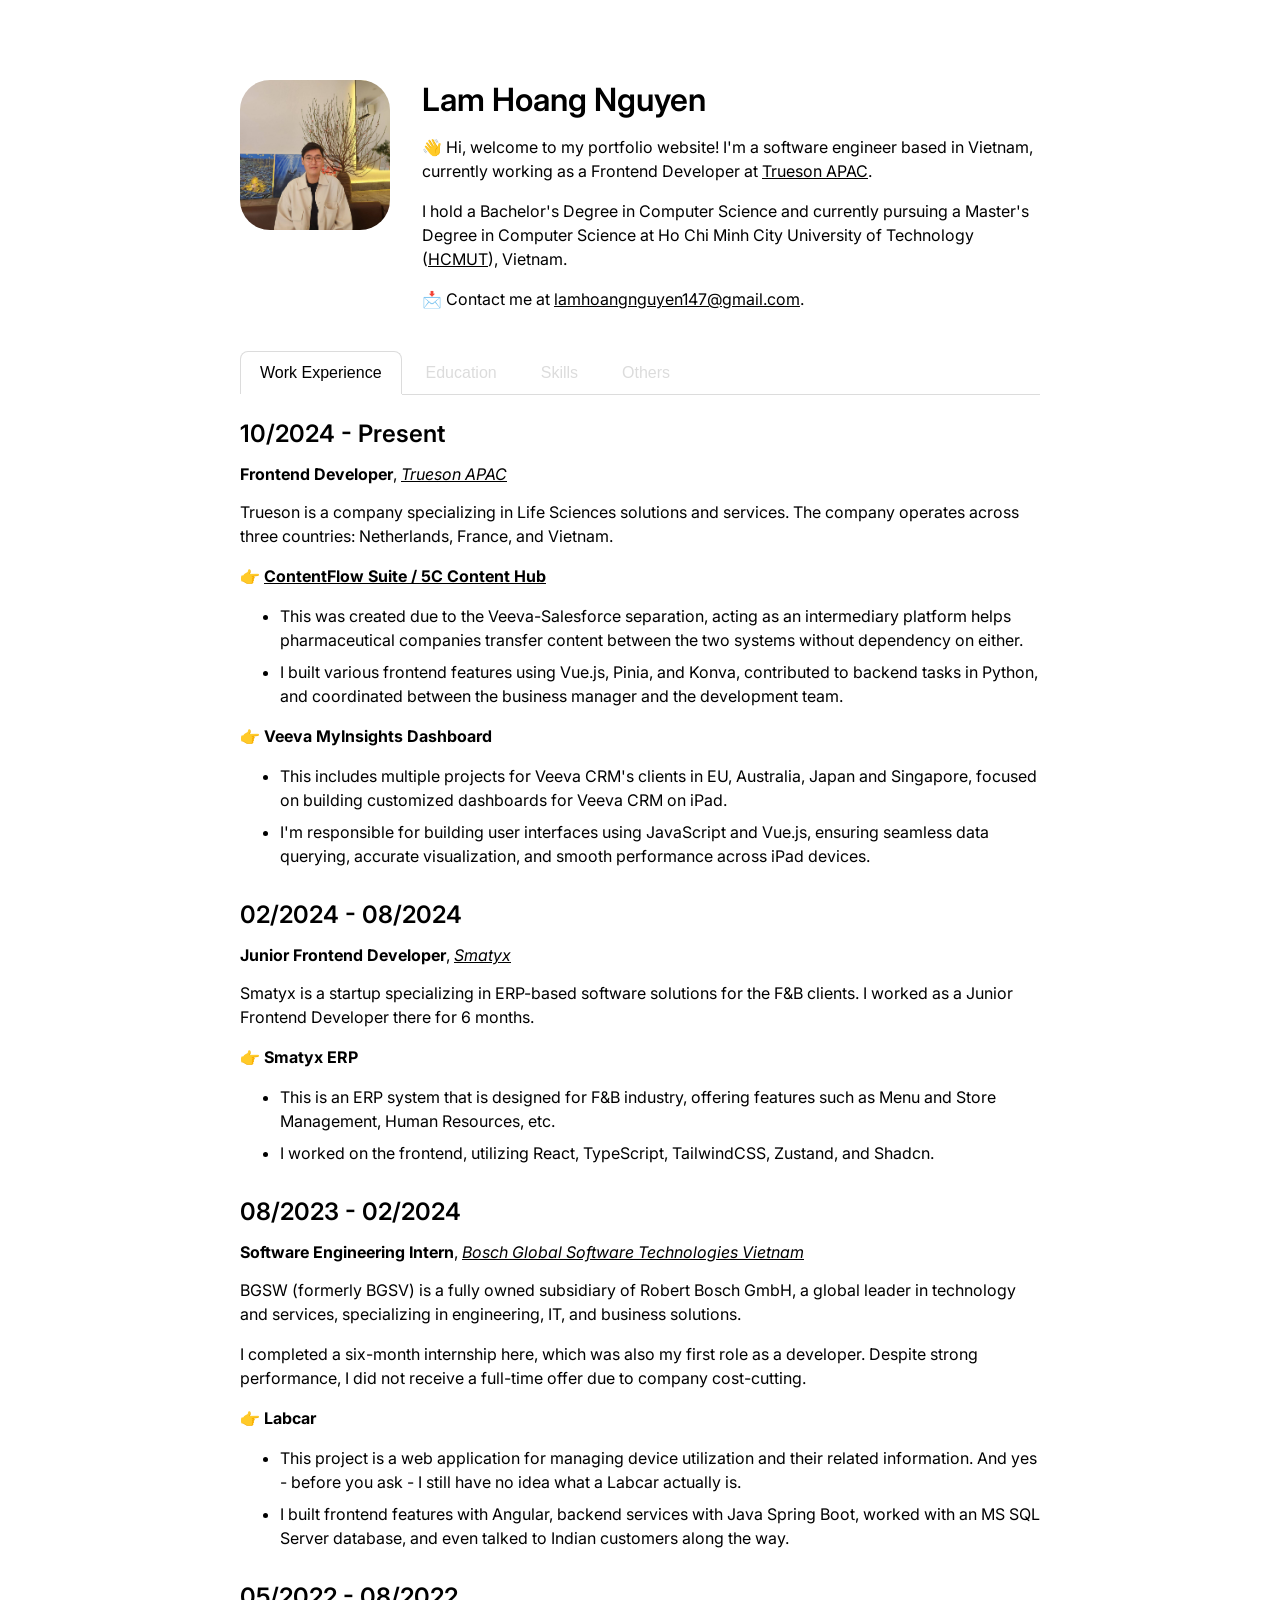
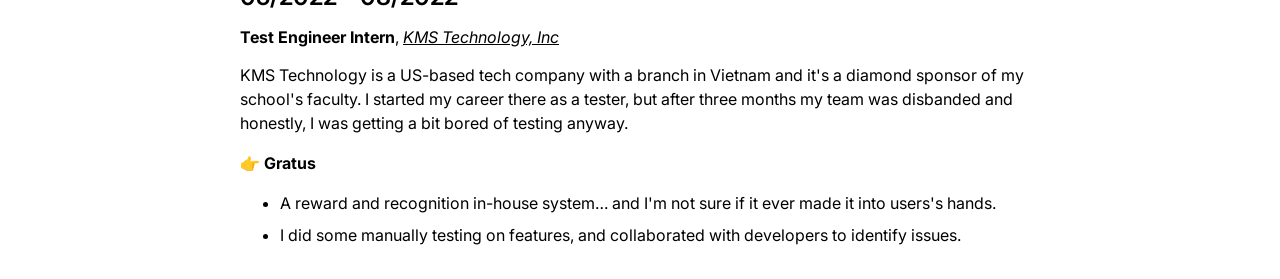
<file: index.html>
<!DOCTYPE html>
<html>

<head>
  <title>Lam Nguyen Hoang | Software Engineer</title>
  <link rel="icon" type="image/x-icon" href="/images/favicon.ico" />
  <link rel="preconnect" href="https://fonts.googleapis.com">
  <link rel="preconnect" href="https://fonts.gstatic.com" crossorigin>
  <link
    href="https://fonts.googleapis.com/css2?family=Inter:ital,opsz,wght@0,14..32,100..900;1,14..32,100..900&display=swap"
    rel="stylesheet">
  <link rel="stylesheet" href="styles.css" />
</head>

<body>
  <main>
    <section>
      <div class="profile-container">
        <img class="profile-image" src="/images/profile.jpg" alt="Profile image" width="150" height="150"
          loading="eager" />
        <div>
          <p class="profile-title">Lam Hoang Nguyen</p>
          <p class="profile-text">&#x1F44B; Hi, welcome to my portfolio website! I'm a software engineer based in
            Vietnam, currently working as a Frontend Developer at
            <a href="https://trueson.com/" target="_blank">Trueson APAC</a>.
          </p>
          <p class="profile-text">I hold a Bachelor's Degree in Computer Science and currently pursuing a Master's
            Degree in Computer Science at Ho Chi Minh City University of Technology
            (<a href="https://hcmut.edu.vn/" target="_blank">HCMUT</a>), Vietnam.
          </p>
          <p class="profile-text">&#x1F4E9; Contact me at
            <a href="mailto:lamhoangnguyen147@gmail.com" target="_blank">lamhoangnguyen147@gmail.com</a>.
          </p>
        </div>
      </div>
    </section>

    <section>
      <div class="tabs">
        <div class="tab-buttons">
          <button class="tab-button active" data-link="experience">Work Experience</button>
          <button class="tab-button" data-link="education">Education</button>
          <button class="tab-button" data-link="skills">Skills</button>
          <button class="tab-button" data-link="others">Others</button>
        </div>

        <div class="tab-contents">
          <div id="tab-content">
            Loading...
          </div>
        </div>
      </div>
    </section>
  </main>

  <script src="/script.js"></script>
</body>

</html>
</file>
<file: styles.css>
body {
  font-family: Inter;
  max-width: 800px;
  margin: 5rem auto 0 auto;
  padding: 0 2rem;
}

section {
  margin: 1.5rem 0;
}

div,
p {
  margin: 0;
  padding: 0;
}

a {
  color: black;
}

.profile-container {
  display: flex;
  align-items: flex-start;
  gap: 2rem;
}

.profile-image {
  border-radius: 20%;
}

.profile-title {
  font-weight: 600;
  font-size: 2rem;
}

.profile-text {
  margin: 1rem 0;
  line-height: 1.5rem;
}

.tab-buttons {
  border-bottom: 1px solid #DCDCDC;
}

.tab-buttons button {
  padding: 0.75rem 1.25rem;
  background: none;
  border: none;
  font-size: 1rem;
  color: #DCDCDC;
  cursor: pointer;
}

.tab-buttons button:hover,
.tab-buttons button.active {
  padding: 12px 19px;
  border: 1px solid #DCDCDC;
  border-bottom: none;
  border-radius: 8px 8px 0 0;
}

.tab-buttons button.active {
  color: black;
  box-shadow: 0px 1px 0px #FFFFFF;
  transition: 0.2s linear;
}

.tab-contents {
  margin: 1.5rem 0;
}

.tab-content-section {
  margin-bottom: 2rem;
}

.tab-content-section li {
  margin: 0.5rem 0;
}

.tab-content-title {
  font-weight: 600;
  font-size: 1.5rem;
  margin-bottom: 1rem;
}

.skill-text {
  margin: 0.5em 0;
  line-height: 1.5rem;
}
</file>
